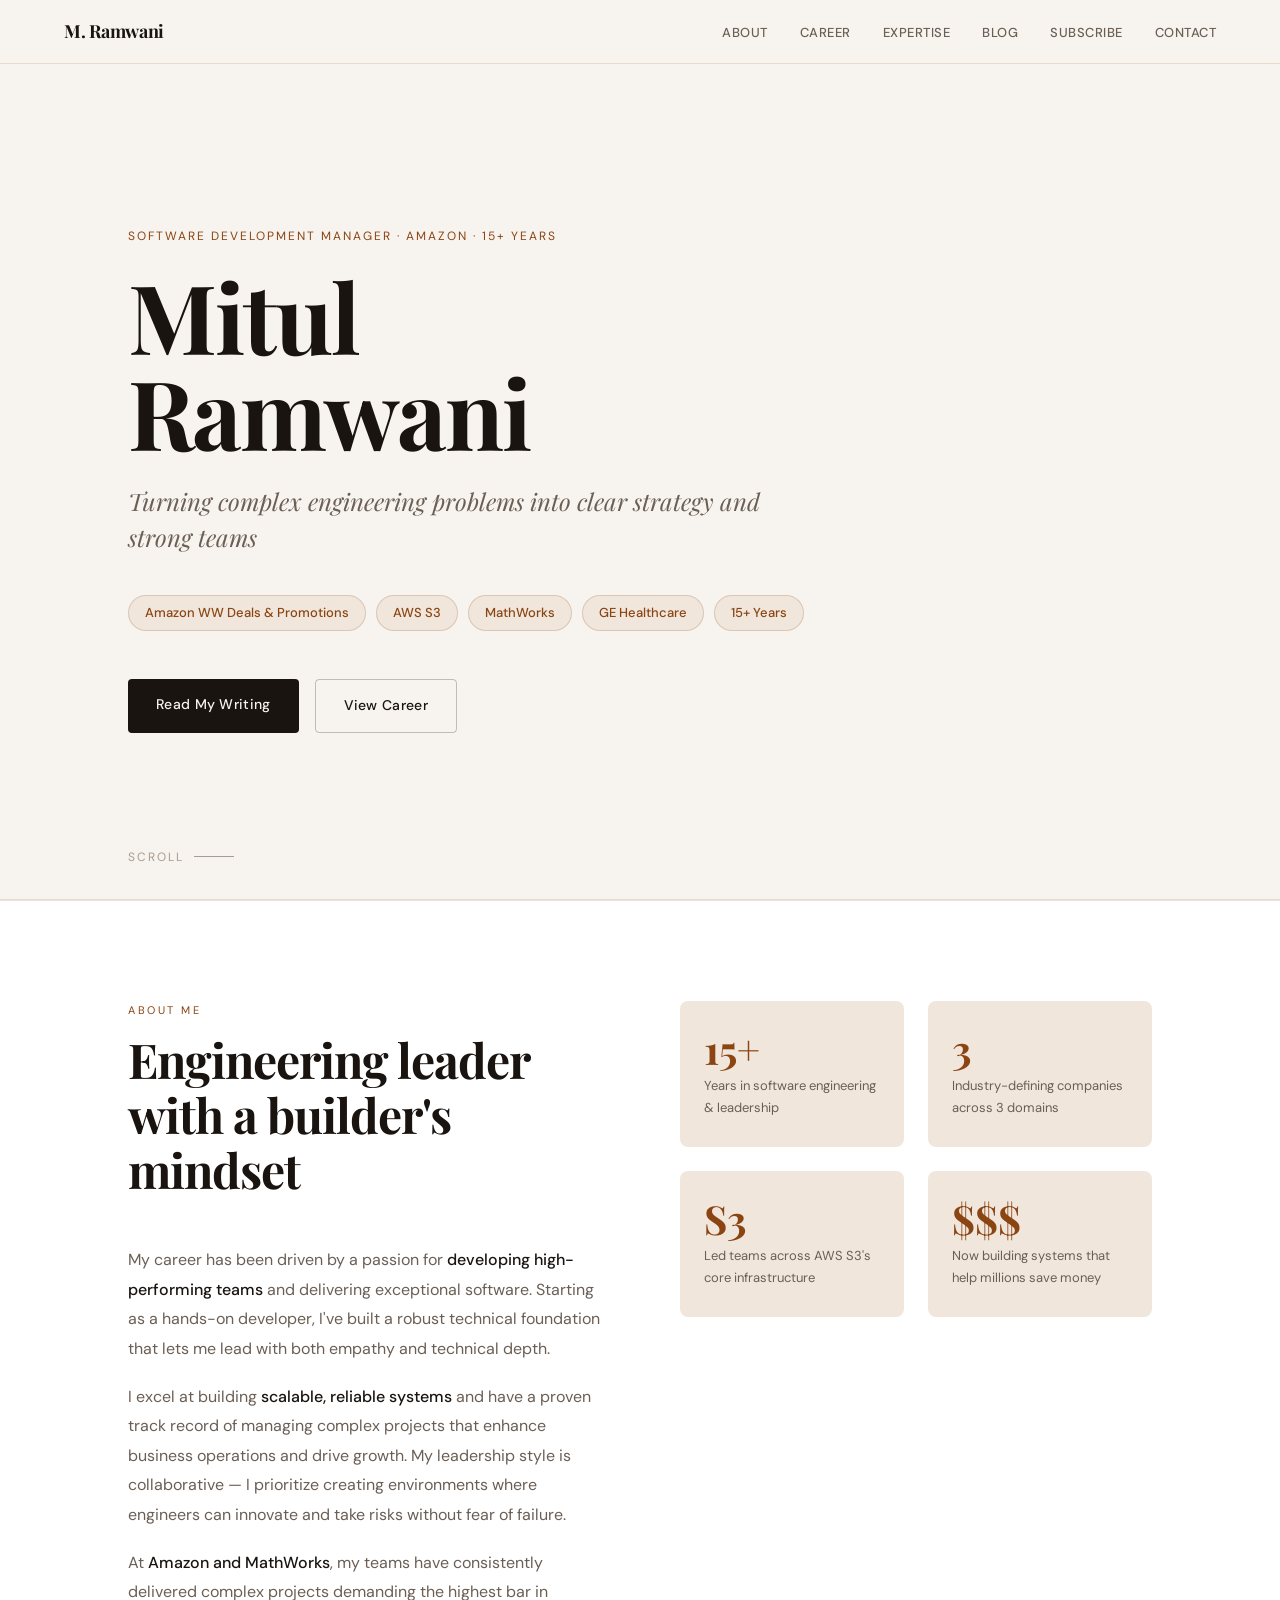
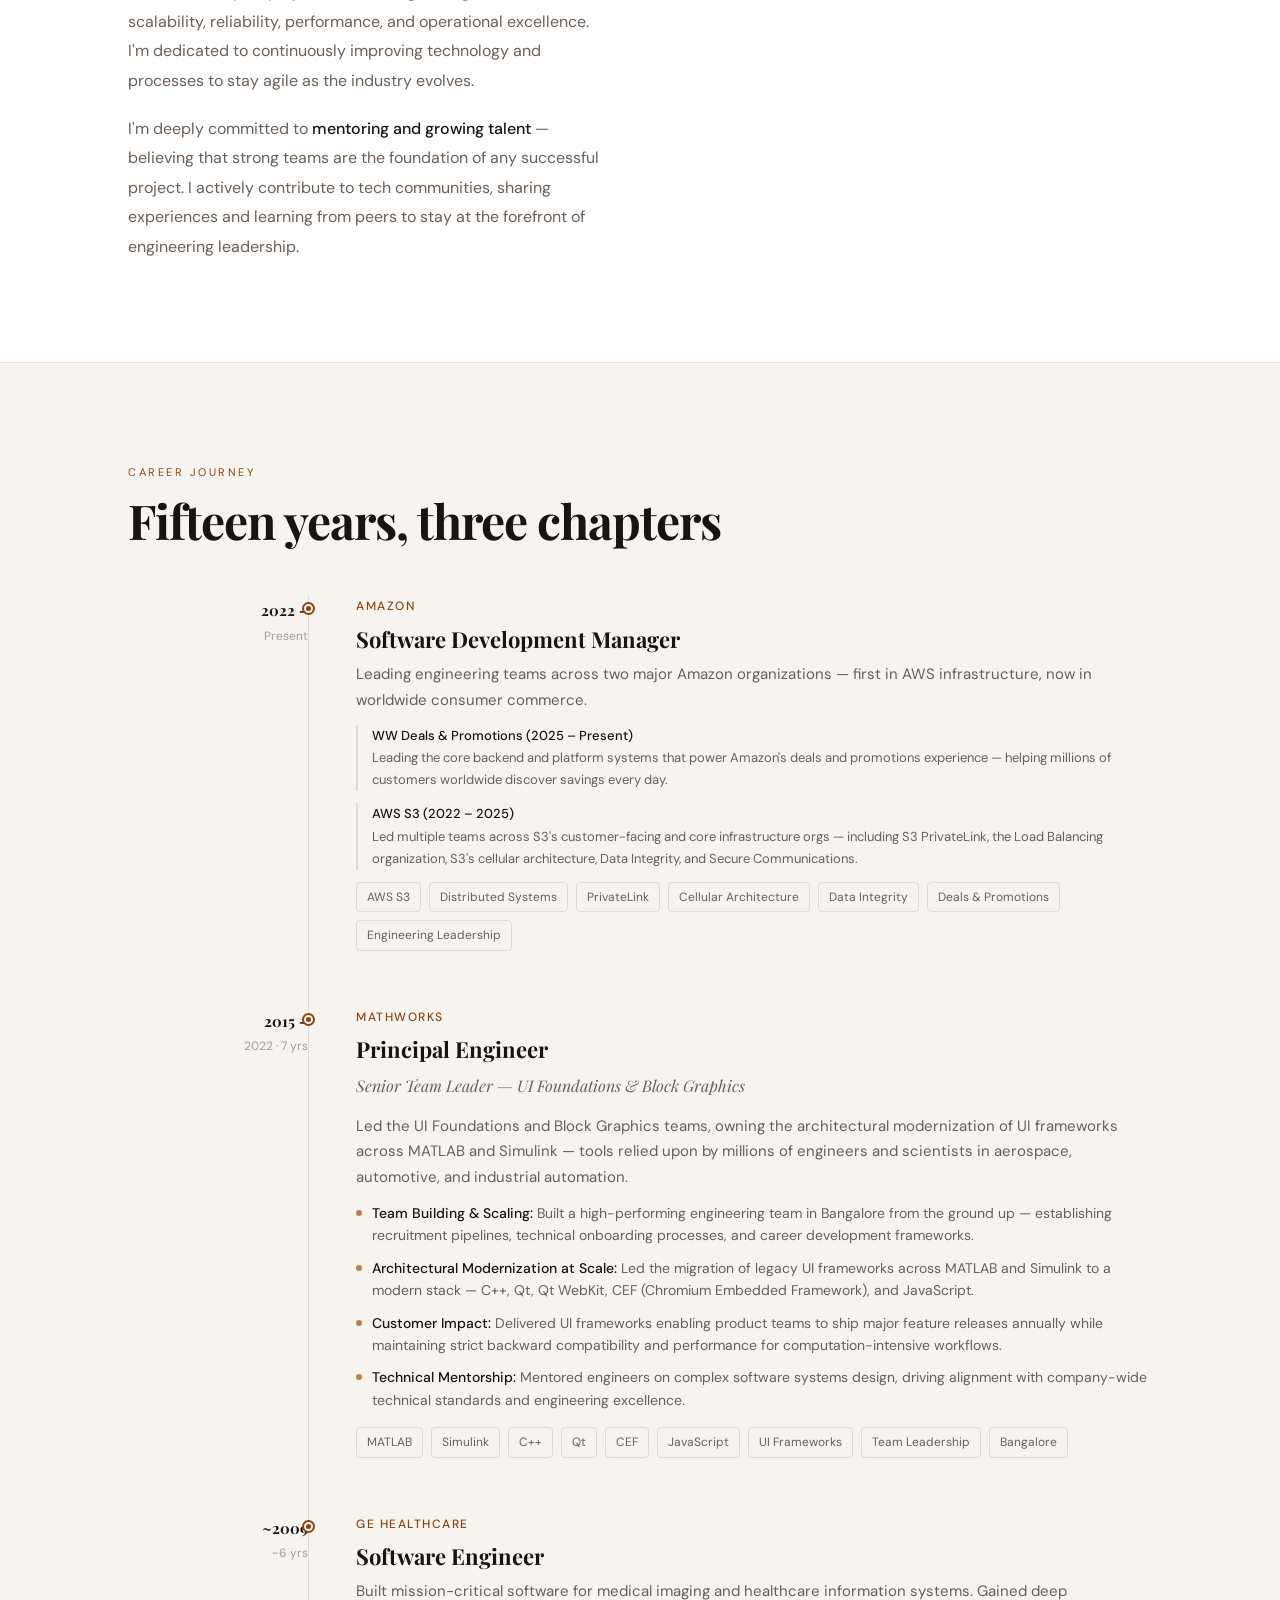
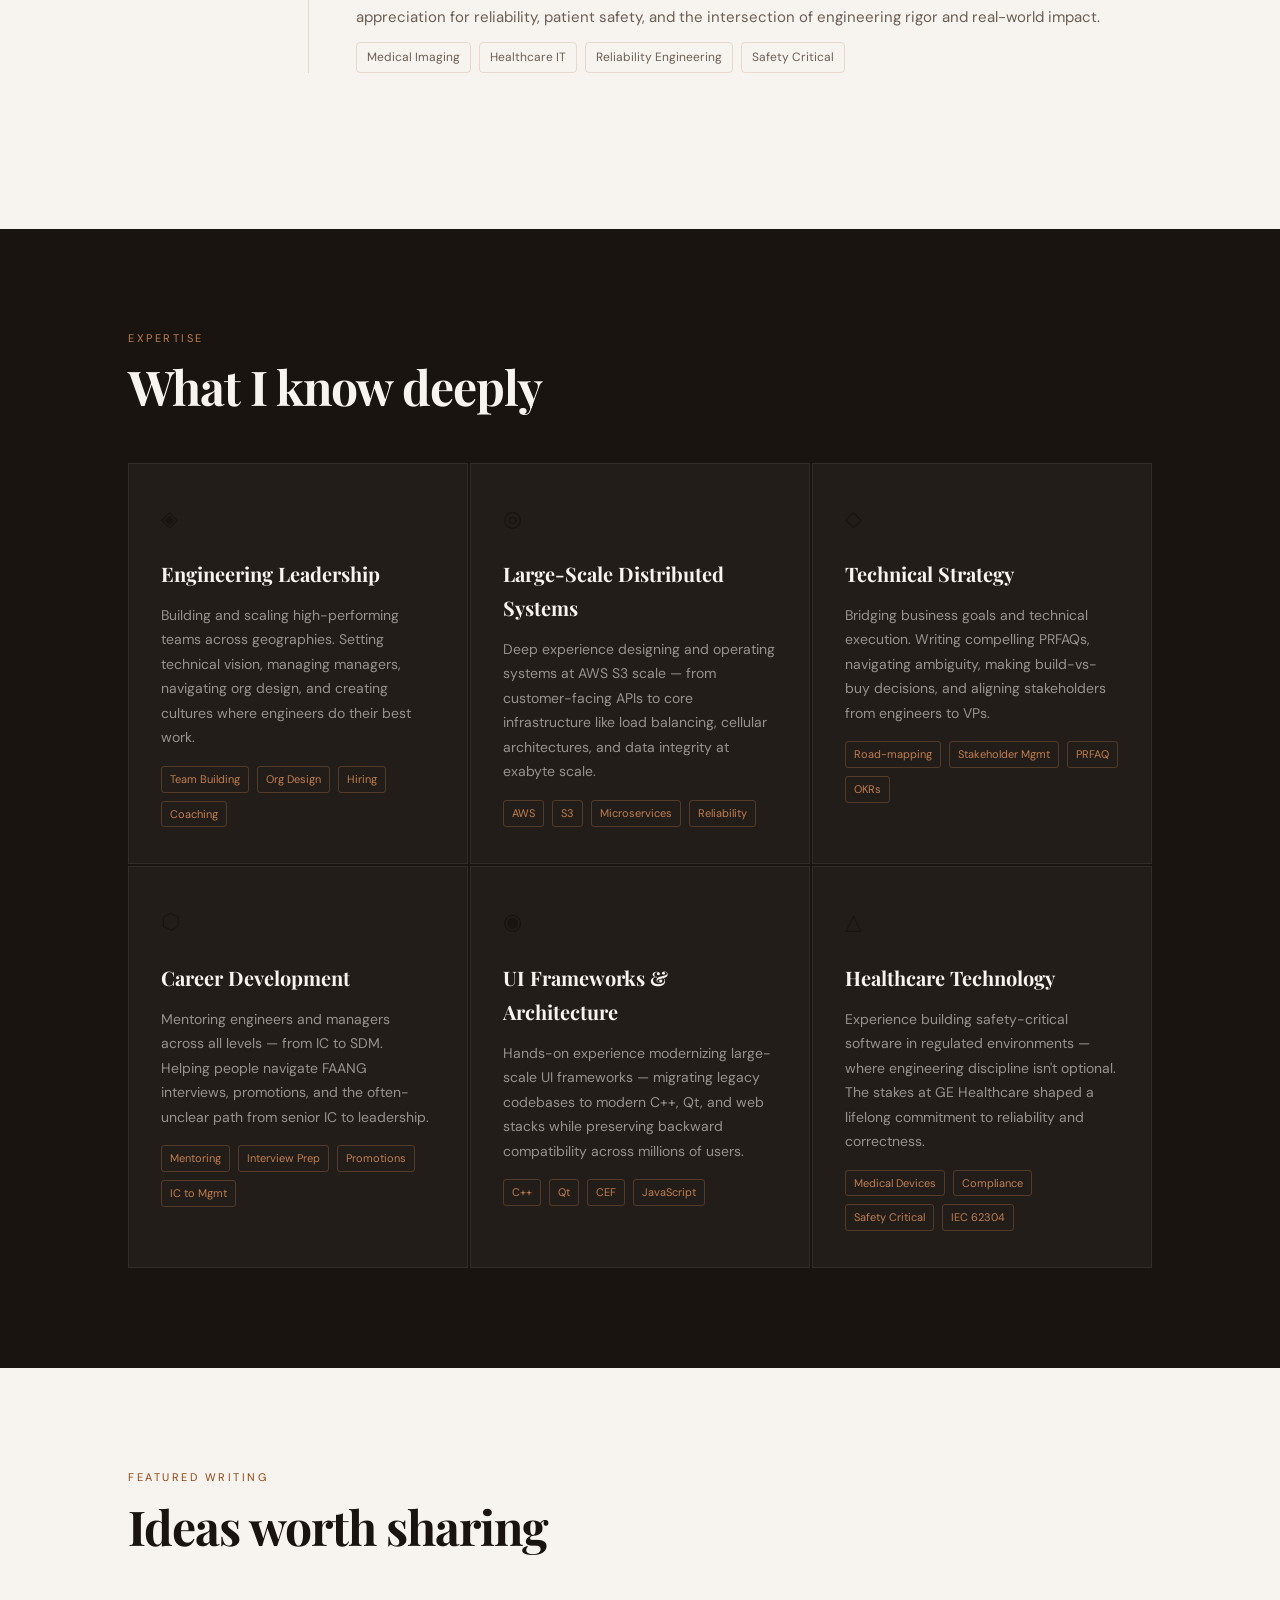
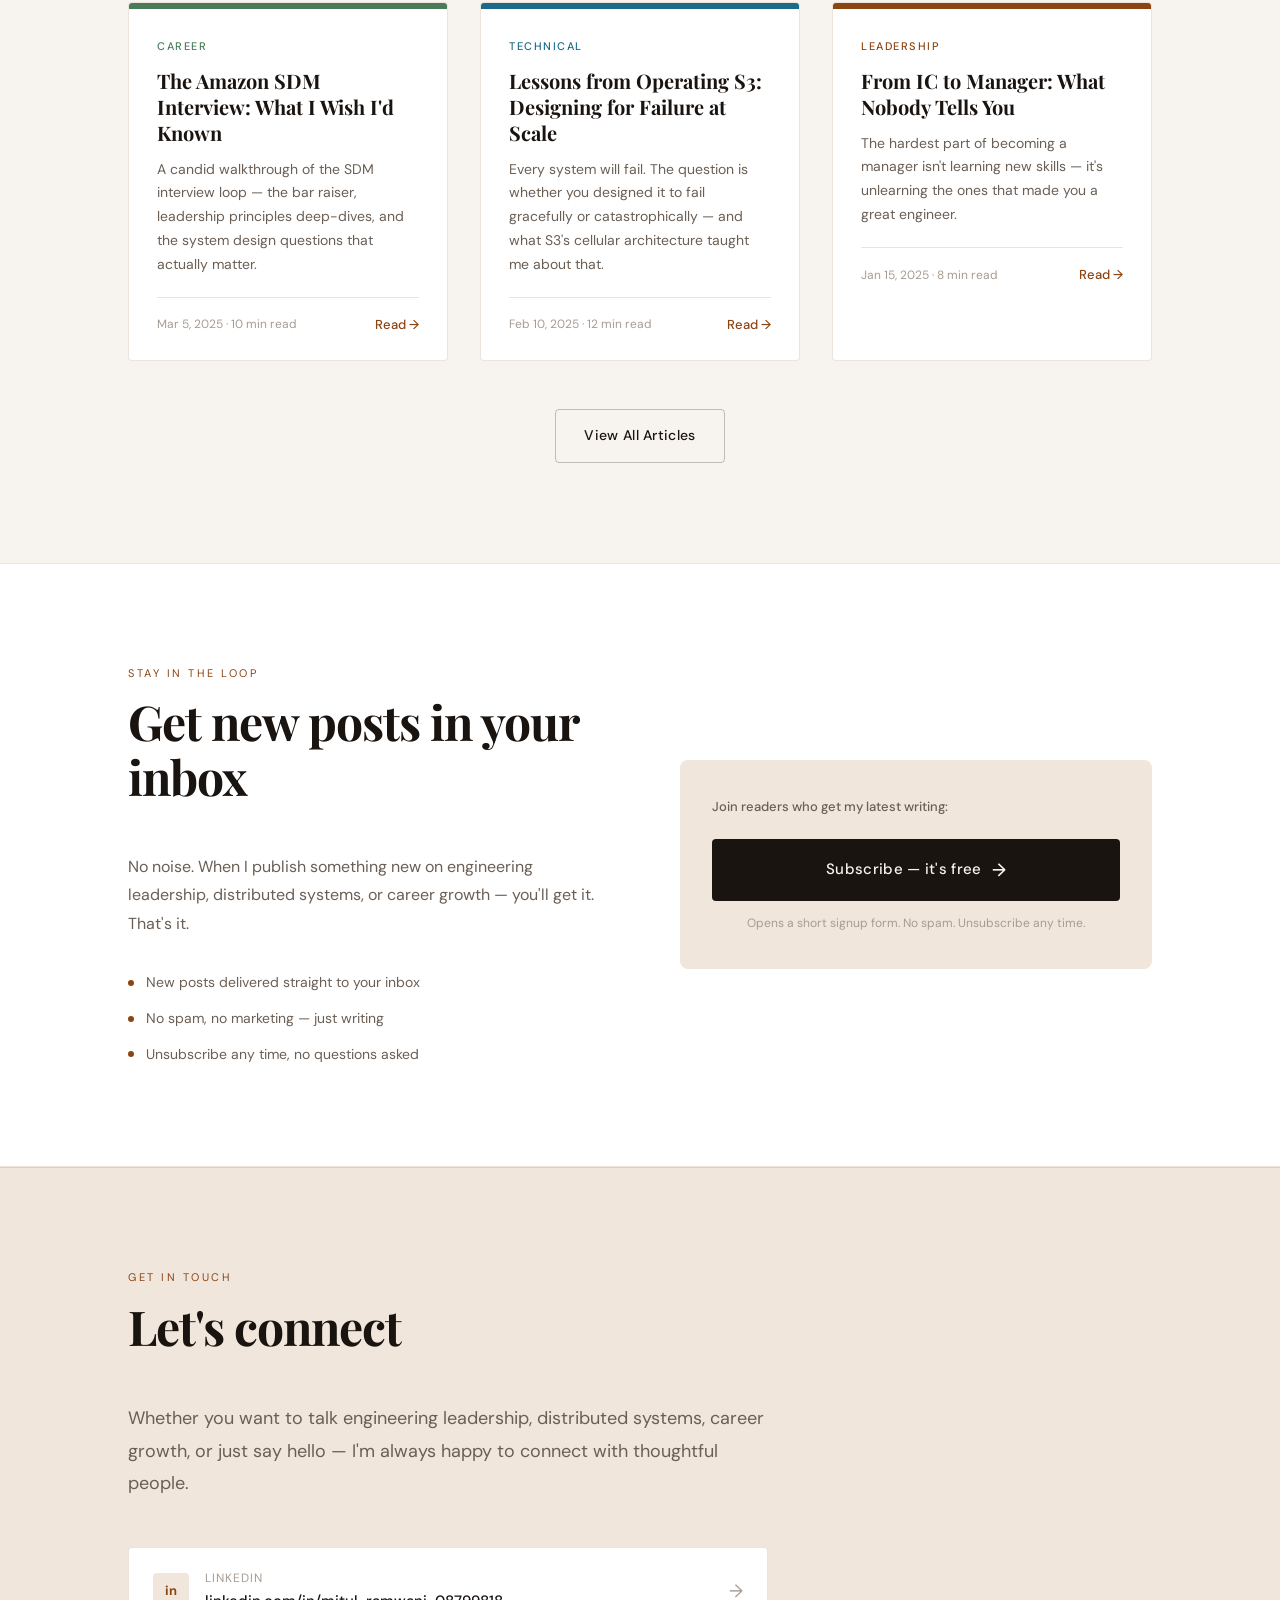
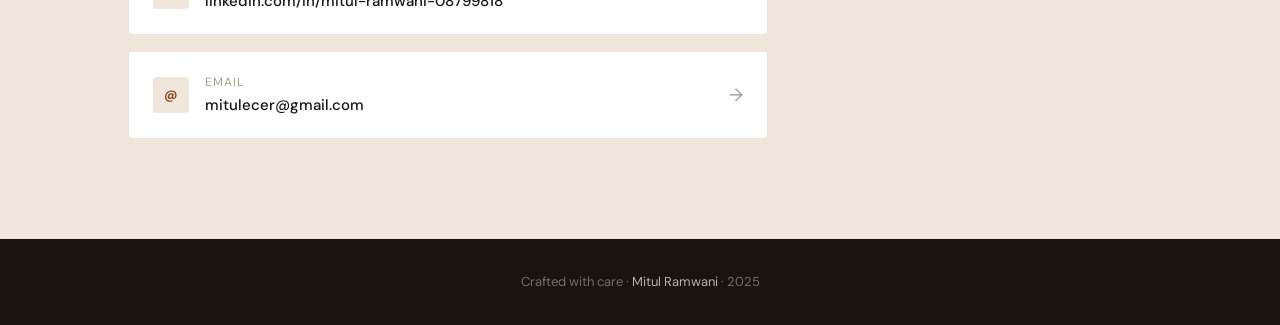
<file: index.html>
<!DOCTYPE html>
<html lang="en">
<head>
  <meta charset="UTF-8">
  <meta name="viewport" content="width=device-width, initial-scale=1.0">
  <meta name="description" content="Mitul Ramwani — Software Development Manager at Amazon. Engineering leader with 15+ years across Amazon, MathWorks, and GE Healthcare.">
  <title>Mitul Ramwani — Engineering Leader</title>
  <link href="https://fonts.googleapis.com/css2?family=Playfair+Display:wght@400;500;700&family=DM+Sans:wght@300;400;500&display=swap" rel="stylesheet">
  <link rel="stylesheet" href="css/styles.css">
</head>
<body>

  <div id="nav-slot"></div>
  <div id="hero-slot"></div>
  <div id="about-slot"></div>
  <div id="career-slot"></div>
  <div id="expertise-slot"></div>
  <div id="blog-slot"></div>
  <div id="subscribe-slot"></div>
  <div id="contact-slot"></div>

  <footer>
    Crafted with care &middot; <span>Mitul Ramwani</span> &middot; 2025
  </footer>

  <script src="js/blog-loader.js"></script>
  <script src="js/loader.js"></script>
</body>
</html>
</file>
<file: css/styles.css>
*, *::before, *::after { box-sizing: border-box; margin: 0; padding: 0; }
:root {
  --cream: #F7F3EE; --ink: #1A1410; --ink-muted: #6B5F55; --ink-light: #A89C92;
  --accent: #8B4513; --accent-light: #C17F50; --accent-pale: #F0E6DC;
  --border: rgba(139, 69, 19, 0.15);
  --serif: 'Playfair Display', Georgia, serif;
  --sans: 'DM Sans', system-ui, sans-serif;
}
html { scroll-behavior: smooth; }
body { background: var(--cream); color: var(--ink); font-family: var(--sans); font-size: 16px; line-height: 1.7; }

/* NAV */
nav { position: fixed; top: 0; left: 0; right: 0; z-index: 100; background: rgba(247,243,238,0.92); backdrop-filter: blur(8px); border-bottom: 1px solid var(--border); padding: 0 5%; display: flex; justify-content: space-between; align-items: center; height: 64px; }
.nav-logo { font-family: var(--serif); font-size: 18px; font-weight: 700; letter-spacing: -0.3px; color: var(--ink); text-decoration: none; }
.nav-links { display: flex; gap: 32px; list-style: none; }
.nav-links a { font-size: 13px; font-weight: 500; letter-spacing: 0.5px; text-transform: uppercase; color: var(--ink-muted); text-decoration: none; transition: color 0.2s; }
.nav-links a:hover { color: var(--accent); }

/* SECTIONS */
section { padding: 100px 10%; }

/* HERO */
.hero { min-height: 100vh; display: flex; flex-direction: column; justify-content: center; padding-top: 120px; padding-bottom: 60px; border-bottom: 1px solid var(--border); position: relative; }
.hero-eyebrow { font-size: 12px; letter-spacing: 2px; text-transform: uppercase; color: var(--accent); margin-bottom: 20px; }
.hero-name { font-family: var(--serif); font-size: clamp(52px, 8vw, 96px); font-weight: 700; line-height: 1.0; letter-spacing: -2px; color: var(--ink); margin-bottom: 24px; }
.hero-tagline { font-family: var(--serif); font-size: clamp(18px, 2.5vw, 24px); font-weight: 400; font-style: italic; color: var(--ink-muted); margin-bottom: 40px; max-width: 640px; line-height: 1.5; }
.hero-pills { display: flex; flex-wrap: wrap; gap: 10px; margin-bottom: 48px; }
.pill { background: var(--accent-pale); color: var(--accent); border: 1px solid rgba(139,69,19,0.2); border-radius: 100px; padding: 6px 16px; font-size: 13px; font-weight: 500; }
.hero-ctas { display: flex; gap: 16px; flex-wrap: wrap; }
.btn-primary { background: var(--ink); color: var(--cream); padding: 14px 28px; border-radius: 4px; font-size: 14px; font-weight: 500; text-decoration: none; letter-spacing: 0.3px; transition: background 0.2s; display: inline-block; }
.btn-primary:hover { background: var(--accent); }
.btn-secondary { background: transparent; color: var(--ink); border: 1px solid rgba(26,20,16,0.25); padding: 14px 28px; border-radius: 4px; font-size: 14px; font-weight: 500; text-decoration: none; letter-spacing: 0.3px; transition: all 0.2s; display: inline-block; }
.btn-secondary:hover { border-color: var(--accent); color: var(--accent); }
.hero-scroll { position: absolute; bottom: 32px; left: 10%; font-size: 12px; letter-spacing: 2px; text-transform: uppercase; color: var(--ink-light); display: flex; align-items: center; gap: 10px; }
.hero-scroll::after { content: ''; display: block; width: 40px; height: 1px; background: var(--ink-light); }

/* SHARED SECTION HEADERS */
.section-label { font-size: 11px; letter-spacing: 2.5px; text-transform: uppercase; color: var(--accent); margin-bottom: 12px; }
.section-title { font-family: var(--serif); font-size: clamp(32px, 4vw, 48px); font-weight: 700; line-height: 1.15; color: var(--ink); margin-bottom: 48px; letter-spacing: -1px; }

/* ABOUT */
.about { background: white; border-top: 1px solid var(--border); border-bottom: 1px solid var(--border); }
.about-grid { display: grid; grid-template-columns: 1fr 1fr; gap: 80px; align-items: start; }
.about-text p { font-size: 16px; color: var(--ink-muted); margin-bottom: 18px; line-height: 1.85; }
.about-text p strong { color: var(--ink); font-weight: 500; }
.about-text p:last-child { margin-bottom: 0; }
.about-stats { display: grid; grid-template-columns: 1fr 1fr; gap: 24px; }
.stat-card { background: var(--accent-pale); border-radius: 8px; padding: 28px 24px; }
.stat-number { font-family: var(--serif); font-size: 40px; font-weight: 700; color: var(--accent); line-height: 1; margin-bottom: 6px; }
.stat-label { font-size: 13px; color: var(--ink-muted); font-weight: 400; }

/* CAREER TIMELINE */
.timeline { position: relative; }
.timeline::before { content: ''; position: absolute; left: 180px; top: 0; bottom: 0; width: 1px; background: var(--border); }
.timeline-item { display: grid; grid-template-columns: 180px 1fr; gap: 48px; margin-bottom: 56px; position: relative; }
.timeline-item::before { content: ''; position: absolute; left: 176px; top: 8px; width: 9px; height: 9px; border-radius: 50%; background: var(--accent); border: 2px solid var(--cream); box-shadow: 0 0 0 2px var(--accent); z-index: 1; }
.timeline-date { text-align: right; padding-top: 2px; }
.timeline-year { font-family: var(--serif); font-size: 15px; font-weight: 700; color: var(--ink); }
.timeline-period { font-size: 12px; color: var(--ink-light); margin-top: 2px; }
.timeline-company { font-size: 12px; letter-spacing: 1.5px; text-transform: uppercase; color: var(--accent); margin-bottom: 4px; font-weight: 500; }
.timeline-role { font-family: var(--serif); font-size: 22px; font-weight: 700; color: var(--ink); margin-bottom: 4px; }
.timeline-role-sub { font-family: var(--serif); font-size: 16px; font-weight: 400; font-style: italic; color: var(--ink-muted); margin-bottom: 14px; }
.timeline-desc { font-size: 15px; color: var(--ink-muted); line-height: 1.7; margin-bottom: 12px; }
.timeline-sub { font-size: 13px; color: var(--ink-muted); line-height: 1.7; margin-bottom: 12px; padding-left: 14px; border-left: 2px solid var(--border); }
.timeline-sub strong { color: var(--ink); font-weight: 500; font-size: 13px; }
.timeline-accomplishments { margin-bottom: 16px; }
.accomplishment { display: flex; gap: 10px; margin-bottom: 10px; align-items: flex-start; }
.accomplishment-dot { width: 6px; height: 6px; border-radius: 50%; background: var(--accent-light); margin-top: 8px; flex-shrink: 0; }
.accomplishment-text { font-size: 14px; color: var(--ink-muted); line-height: 1.6; }
.accomplishment-text strong { color: var(--ink); font-weight: 500; }
.timeline-tags { display: flex; flex-wrap: wrap; gap: 8px; }
.tag { background: transparent; border: 1px solid var(--border); border-radius: 4px; padding: 4px 10px; font-size: 12px; color: var(--ink-muted); font-weight: 400; }

/* EXPERTISE */
.expertise-bg { background: var(--ink); }
.expertise-bg .section-title { color: var(--cream); }
.expertise-bg .section-label { color: var(--accent-light); }
.expertise-grid { display: grid; grid-template-columns: repeat(3, 1fr); gap: 2px; }
.expertise-card { background: rgba(255,255,255,0.04); padding: 36px 32px; border: 1px solid rgba(255,255,255,0.07); transition: background 0.2s; }
.expertise-card:hover { background: rgba(255,255,255,0.08); }
.expertise-icon { font-size: 22px; margin-bottom: 20px; display: block; }
.expertise-title { font-family: var(--serif); font-size: 20px; font-weight: 700; color: var(--cream); margin-bottom: 12px; }
.expertise-desc { font-size: 14px; color: rgba(247,243,238,0.55); line-height: 1.75; }
.expertise-skills { margin-top: 16px; display: flex; flex-wrap: wrap; gap: 8px; }
.expertise-skill { font-size: 11px; color: var(--accent-light); border: 1px solid rgba(193,127,80,0.3); border-radius: 3px; padding: 3px 8px; }

/* BLOG */
.blog-grid { display: grid; grid-template-columns: repeat(3, 1fr); gap: 32px; }
.blog-card { background: white; border: 1px solid var(--border); border-radius: 4px; overflow: hidden; transition: transform 0.2s; cursor: pointer; }
.blog-card:hover { transform: translateY(-4px); }
.blog-card-top { height: 6px; }
.blog-card-body { padding: 28px 28px 24px; }
.blog-cat { font-size: 11px; letter-spacing: 1.5px; text-transform: uppercase; font-weight: 500; margin-bottom: 12px; }
.blog-title { font-family: var(--serif); font-size: 20px; font-weight: 700; line-height: 1.3; color: var(--ink); margin-bottom: 12px; }
.blog-excerpt { font-size: 14px; color: var(--ink-muted); line-height: 1.7; margin-bottom: 20px; }
.blog-meta { display: flex; justify-content: space-between; align-items: center; font-size: 12px; color: var(--ink-light); border-top: 1px solid var(--border); padding-top: 16px; }
.blog-read-more { font-size: 13px; color: var(--accent); font-weight: 500; text-decoration: none; }

/* SUBSCRIBE */
#subscribe { background: white; border-top: 1px solid var(--border); border-bottom: 1px solid var(--border); }
.subscribe-inner { display: grid; grid-template-columns: 1fr 1fr; gap: 80px; align-items: center; }
.subscribe-desc { font-size: 16px; color: var(--ink-muted); line-height: 1.8; margin-bottom: 32px; }
.subscribe-bullets { display: flex; flex-direction: column; gap: 12px; }
.subscribe-bullet { display: flex; align-items: center; gap: 12px; font-size: 14px; color: var(--ink-muted); }
.subscribe-bullet-dot { width: 6px; height: 6px; border-radius: 50%; background: var(--accent); flex-shrink: 0; }
.subscribe-right { display: flex; align-items: center; justify-content: center; }
.subscribe-form-wrapper { width: 100%; background: var(--accent-pale); border-radius: 8px; padding: 36px 32px; }
.subscribe-form-label { font-size: 13px; color: var(--ink-muted); margin-bottom: 20px; font-weight: 500; display: block; }
.subscribe-btn { display: flex; align-items: center; justify-content: center; gap: 10px; background: var(--ink); color: var(--cream); border: none; border-radius: 4px; padding: 16px 28px; font-family: var(--sans); font-size: 15px; font-weight: 500; letter-spacing: 0.3px; cursor: pointer; transition: background 0.2s; width: 100%; text-decoration: none; }
.subscribe-btn:hover { background: var(--accent); color: var(--cream); }
.subscribe-btn-arrow { font-size: 18px; }
.subscribe-privacy { font-size: 12px; color: var(--ink-light); text-align: center; margin-top: 12px; }

/* CONTACT */
.contact-bg { background: var(--accent-pale); border-top: 1px solid var(--border); }
.contact-inner { max-width: 640px; }
.contact-intro { font-size: 18px; color: var(--ink-muted); line-height: 1.8; margin-bottom: 48px; }
.contact-links { display: flex; flex-direction: column; gap: 16px; }
.contact-link { display: flex; align-items: center; gap: 16px; padding: 20px 24px; background: white; border: 1px solid var(--border); border-radius: 4px; text-decoration: none; color: var(--ink); transition: border-color 0.2s, transform 0.15s; }
.contact-link:hover { border-color: var(--accent); transform: translateX(4px); }
.contact-link-icon { width: 36px; height: 36px; background: var(--accent-pale); border-radius: 4px; display: flex; align-items: center; justify-content: center; font-size: 13px; font-weight: 700; color: var(--accent); flex-shrink: 0; }
.contact-link-text { flex: 1; }
.contact-link-label { font-size: 12px; color: var(--ink-light); text-transform: uppercase; letter-spacing: 1px; }
.contact-link-value { font-size: 15px; font-weight: 500; color: var(--ink); }
.contact-link-arrow { font-size: 18px; color: var(--ink-light); }

/* FOOTER */
footer { background: var(--ink); color: rgba(247,243,238,0.4); text-align: center; padding: 32px; font-size: 13px; }
footer span { color: rgba(247,243,238,0.7); }

/* RESPONSIVE */
@media (max-width: 900px) {
  .about-grid { grid-template-columns: 1fr; gap: 48px; }
  .expertise-grid { grid-template-columns: 1fr; }
  .blog-grid { grid-template-columns: 1fr; }
  .subscribe-inner { grid-template-columns: 1fr; gap: 40px; }
  .timeline::before { left: 0; }
  .timeline-item { grid-template-columns: 1fr; gap: 8px; }
  .timeline-item::before { left: -4px; }
  .timeline-date { text-align: left; }
  .nav-links { gap: 16px; }
  section { padding: 80px 6%; }
}
@media (max-width: 600px) {
  .nav-links { display: none; }
  .hero-name { font-size: 52px; }
  .about-stats { grid-template-columns: 1fr; }
}
</file>
